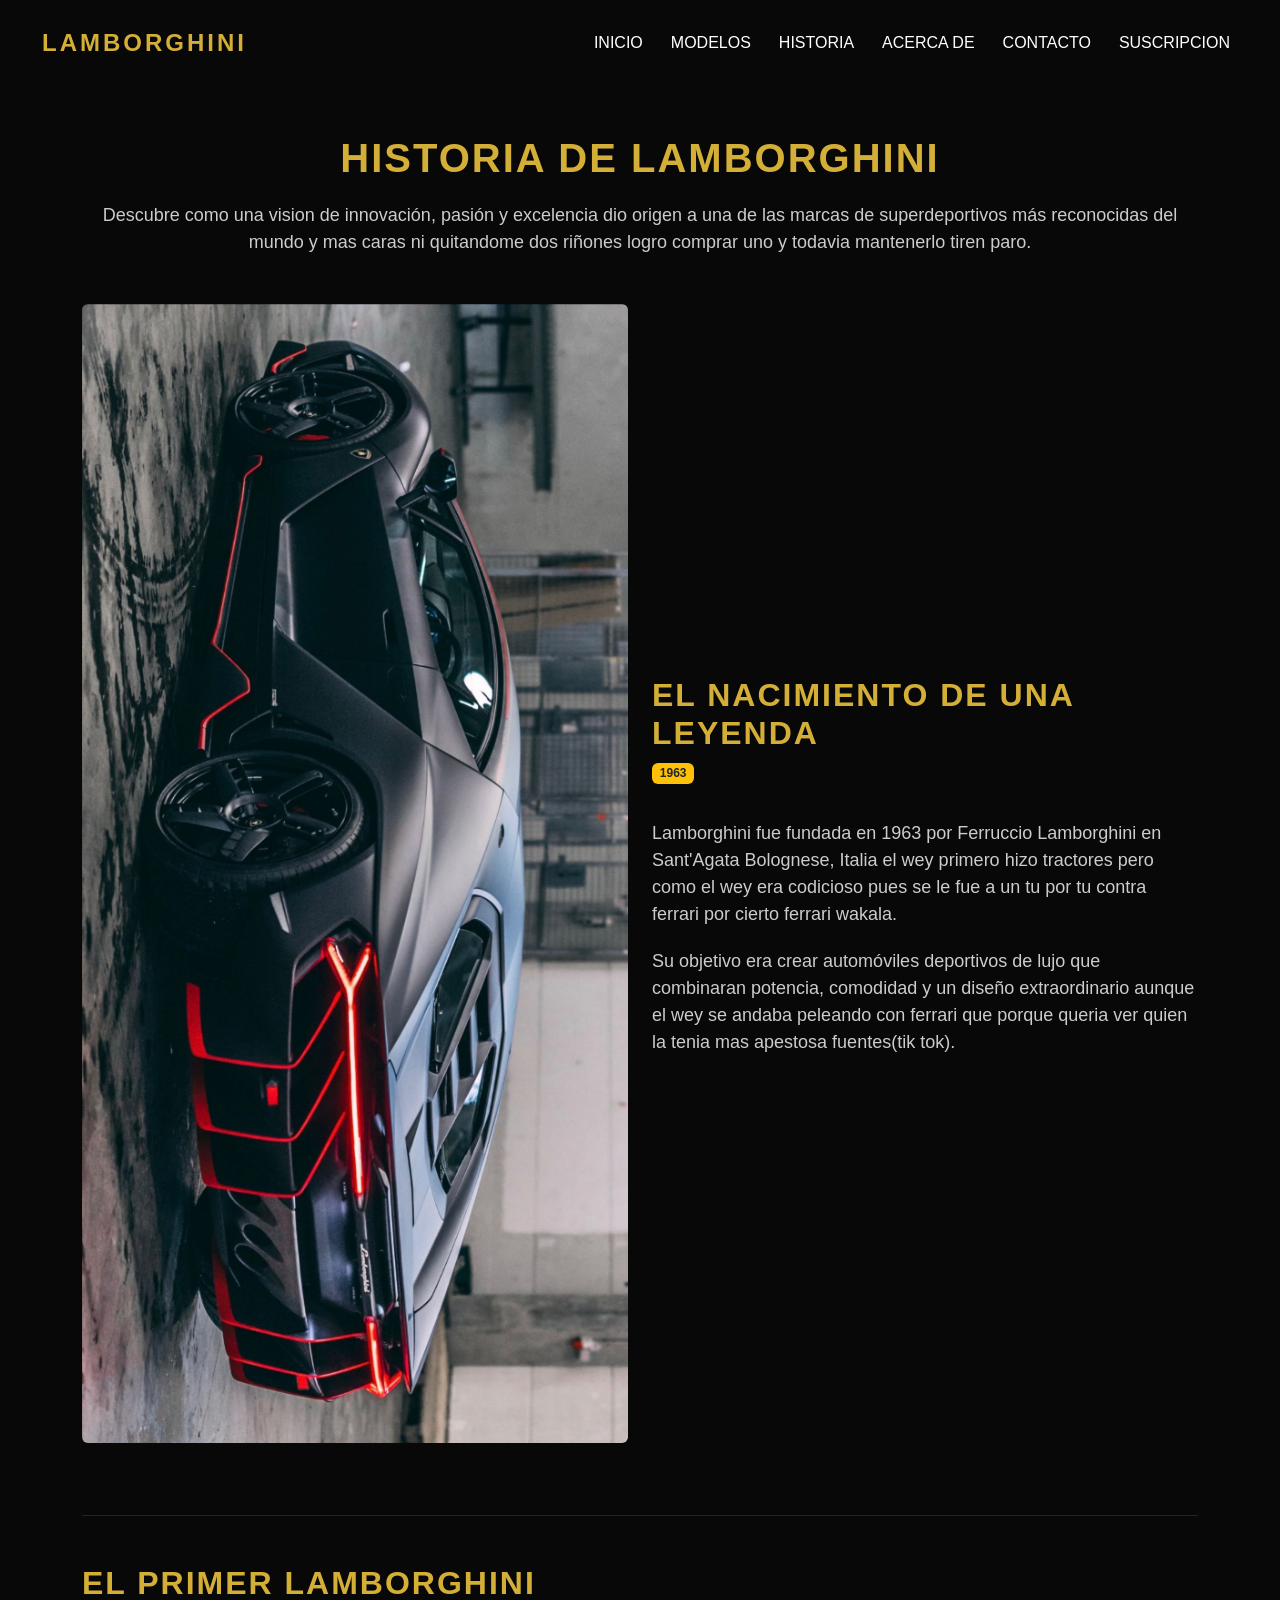
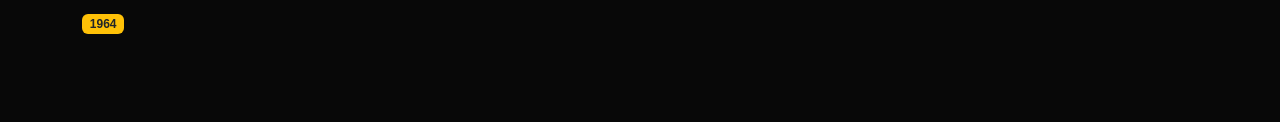
<file: historia.html>
<!DOCTYPE html>
<html lang="es">
<head>
    <meta charset="UTF-8">
    <meta name="viewport" content="width=device-width, initial-scale=1.0">
    <meta name="author" content="Proyecto LAMBORGHINI">
    <meta name="description" content="Historia de Lamborghini">
    <title>HISTORIA - LAMBORGHINI</title>
    <link rel="stylesheet" href="css/bootstrap.min.css">
    <link rel="stylesheet" href="estilo.css">
</head>
<body>

    <nav class="navbar navbar-expand-lg navbar-dark menu">
        <div class="container-fluid">
            <a class="navbar-brand logo" href="index.html">
                LAMBORGHINI
            </a>

            <button class="navbar-toggler" type="button"
            data-bs-toggle="collapse"
            data-bs-target="#navbarNav"
            aria-controls="navbarNav"
            aria-expanded="false"
            aria-label="Abrir Menu">
                <span class="navbar-toggler-icon"></span>
            </button>
            <div class="collapse navbar-collapse" id="navbarNav"></div>

            <div class="collapse navbar-collapse" id="navbarNav">
                <ul class="navbar-nav ms-auto">

                    <li class="nav-item">
                        <a class="nav-link" href="index.html">
                            INICIO
                        </a>
                    </li>

                    <li class="nav-item">
                        <a class="nav-link" href="modelos.html">
                            MODELOS
                        </a>
                    </li>

                    <li class="nav-item">
                        <a class="nav-link active" href="historia.html">
                            HISTORIA
                        </a>
                    </li>

                    <li class="nav-item">
                        <a class="nav-link" href="acerca.html">
                            ACERCA DE
                        </a>
                    </li>

                    <li class="nav-item">
                        <a class="nav-link" href="contacto.html">
                            CONTACTO
                        </a>
                    </li>

                    <li class="nav-item">
                        <a class="nav-link" href="suscripcion.html">
                            SUSCRIPCION
                        </a>
                    </li>

                </ul>
            </div>
        </div>
    </nav>

    <div class="container text-center mt-5 mb-5">
        <h1 class="titulo-seccion">
            HISTORIA DE LAMBORGHINI
        </h1>

        <p class="texto-seccion">
            Descubre como una vision de innovación,
            pasión y excelencia dio origen a una
            de las marcas de superdeportivos
            más reconocidas del mundo y mas caras 
            ni quitandome dos riñones logro comprar uno
            y todavia mantenerlo tiren paro.
        </p>
    </div>

    <div class="container mt-5 mb-5">

        <div class="row align-items-center mb-5">

            <div class="col-12 col-lg-6 mb-4">
                <img src="imagesL/chentenario.jpg"
                class="img-fluid rounded"
                alt="Lamborghini">
            </div>

            <div class="col-12 col-lg-6 mb-4">
                <h2 class="titulo-seccion">
                    EL NACIMIENTO DE UNA LEYENDA
                </h2>

                <span class="badge bg-warning text-dark mb-3">
                    1963
                </span>

                <p class="texto-seccion">
                    Lamborghini fue fundada en 1963
                    por Ferruccio Lamborghini en
                    Sant'Agata Bolognese, Italia
                    el wey primero hizo tractores 
                    pero como el wey era codicioso pues 
                    se le fue a un tu por tu contra ferrari por cierto 
                    ferrari wakala.
                </p>

                <p class="texto-seccion">
                    Su objetivo era crear automóviles
                    deportivos de lujo que combinaran
                    potencia, comodidad y un diseño
                    extraordinario aunque el wey se andaba peleando
                    con ferrari que porque queria ver quien la tenia 
                    mas apestosa fuentes(tik tok).
                </p>
            </div>

        </div>

        <hr class="border-secondary">

        <div class="row align-items-center mt-5 mb-5">

            <div class="col-12 col-lg-6 mb-4 order-2 order-lg-1">
                <h2 class="titulo-seccion">
                    EL PRIMER LAMBORGHINI
                </h2>

                <span class="badge bg-warning text-dark mb-3">
                    1964
               </span>
            </div>
        </div> 
    </div>
    <script src="js/bootstrap.bundle.min.js"></script>
</body>       
</html>
</file>
<file: estilo.css>
body {
    margin: 0;
    background-color: #080808;
    color: white;
    font-family: Arial, sans-serif;
}
.menu {
    background-color: #080808;
    padding: 20px 30px;
}

.logo {
    color: #d4af37 !important;
    font-size: 24px;
    font-weight: bold;
    letter-spacing: 3px;
}

.nav-link {
    color: white !important;
    margin-left: 12px;
    transition: transform 0.3s ease, color 0.3s ease;
}

.nav-link:hover {
    color: #d4af37 !important;
    transform: translateY(-5px);
}
.portada {
    height: 65vh;
    min-height: 450px;

    background-image:
        linear-gradient(
            rgba(0,0,0,0.2),
            rgba(0,0,0,0.7)
        ),
        url("imagesL/chentenario.jpg");

    background-size: 100% auto;
    background-position: center center;
    background-repeat: no-repeat;
    background-color: black;

    display: flex;
    justify-content: center;
    align-items: center;
    text-align: center;
}
.contenido-portada {
    padding: 20px;
    animation: aparecer 1.5s ease;
}
.contenido-portada h1 {
    font-size: 70px;
    font-weight: bold;
    letter-spacing: 5px;
}
.contenido-portada h2 {
    font-size: 20px;
    letter-spacing: 4px;
}
.contenido-portada p {
    font-size: 18px;
    letter-spacing: 3px;
    margin-bottom: 30px;
}
.titulo-seccion {
    color: #d4af37;
    font-weight: bold;
    letter-spacing: 2px;
}
.texto-seccion {
    color: #cccccc;
    font-size: 18px;
    margin-top: 20px;
}
#carouselExampleIndicators .carousel-item img {
    height: 300px;
    object-fit: cover;
}

/* para txt chat*/

.carousel-caption {
    background-color: rgba(0,0,0,0.6);
    padding: 15px;
}

.tarjeta-auto {
    background-color: #181818;
    color: white;
    border: 1px solid #444444;
    height: 100%;
    transition: transform 0.4s ease;
}

.tarjeta-auto:hover {
    transform: translateY(-10px);
}

.tarjeta-auto img {
    height: 220px;
    object-fit: cover;
}

.card-title {
    color: #d4af37;
    font-weight: bold;
    font-size: 24px;
}

.card-text {
    color: #cccccc;
     background-color: transparent;
    font-size: 16px;
}
.btn {
    transition: transform 0.3s ease,
                background-color 0.3s ease;
}

.btn:hover {
    transform: scale(1.05);
}

.btn-dorado {
    background-color: #d4af37;
     border-color: #d4af37;
    color: black;
    font-weight: bold;
     transition: transform 0.3s ease;
}

.btn-dorado:hover {
    background-color: #f0ce65;
     border-color: #f0ce65;
    color: black;
    transform: scale(1.05);
}


/* PIE DE PÁGINA */

footer {
    background-color: #050505;
    color: #999999;
}

footer p {
    margin: 5px;
}
@keyframes aparecer {
    from {
        opacity: 0;
        transform: translateY(50px);
    }

    to {
        opacity: 1;
        transform: translateY(0);
    }
}
@media (min-width: 768px) {

    #carouselExampleIndicators {
        max-width: 1200px;
        margin-left: auto;
        margin-right: auto;
    }

    #carouselExampleIndicators .carousel-item img {
        height: 500px;
        object-fit: cover;
    }

}

@media (max-width: 500px) {

    .logo {
        font-size: 18px;
    }

    .portada {
        height: 75vh;
        min-height: 450px;
    }

    .contenido-portada h1 {
        font-size: 34px;
        letter-spacing: 2px;
    }

    .contenido-portada h2 {
        font-size: 15px;
    }

    .contenido-portada p {
        font-size: 13px;
    }

    .titulo-seccion {
        font-size: 24px;
    }

    .texto-seccion {
        font-size: 16px;
    }

    .carousel-caption h3 {
        font-size: 18px;
    }

    .carousel-caption p {
        font-size: 13px;
    }

}
@media (prefers-reduced-motion: reduce) {

    .contenido-portada {
        animation: none;
    }

    .tarjeta-auto,
    .btn,
    .nav-link {
        transition: none;
    }
}
@media (max-width: 991px) {

    .titulo-seccion {
        font-size: 28px;
        text-align: center;
        overflow-wrap: break-word;
    }

    .texto-seccion {
        font-size: 16px;
        line-height: 1.7;
        text-align: center;
        overflow-wrap: break-word;
    }

    .container {
        max-width: 100%;
        padding-left: 20px;
        padding-right: 20px;
    }

    img {
        max-width: 100%;
        height: auto;
    }
}
</file>
